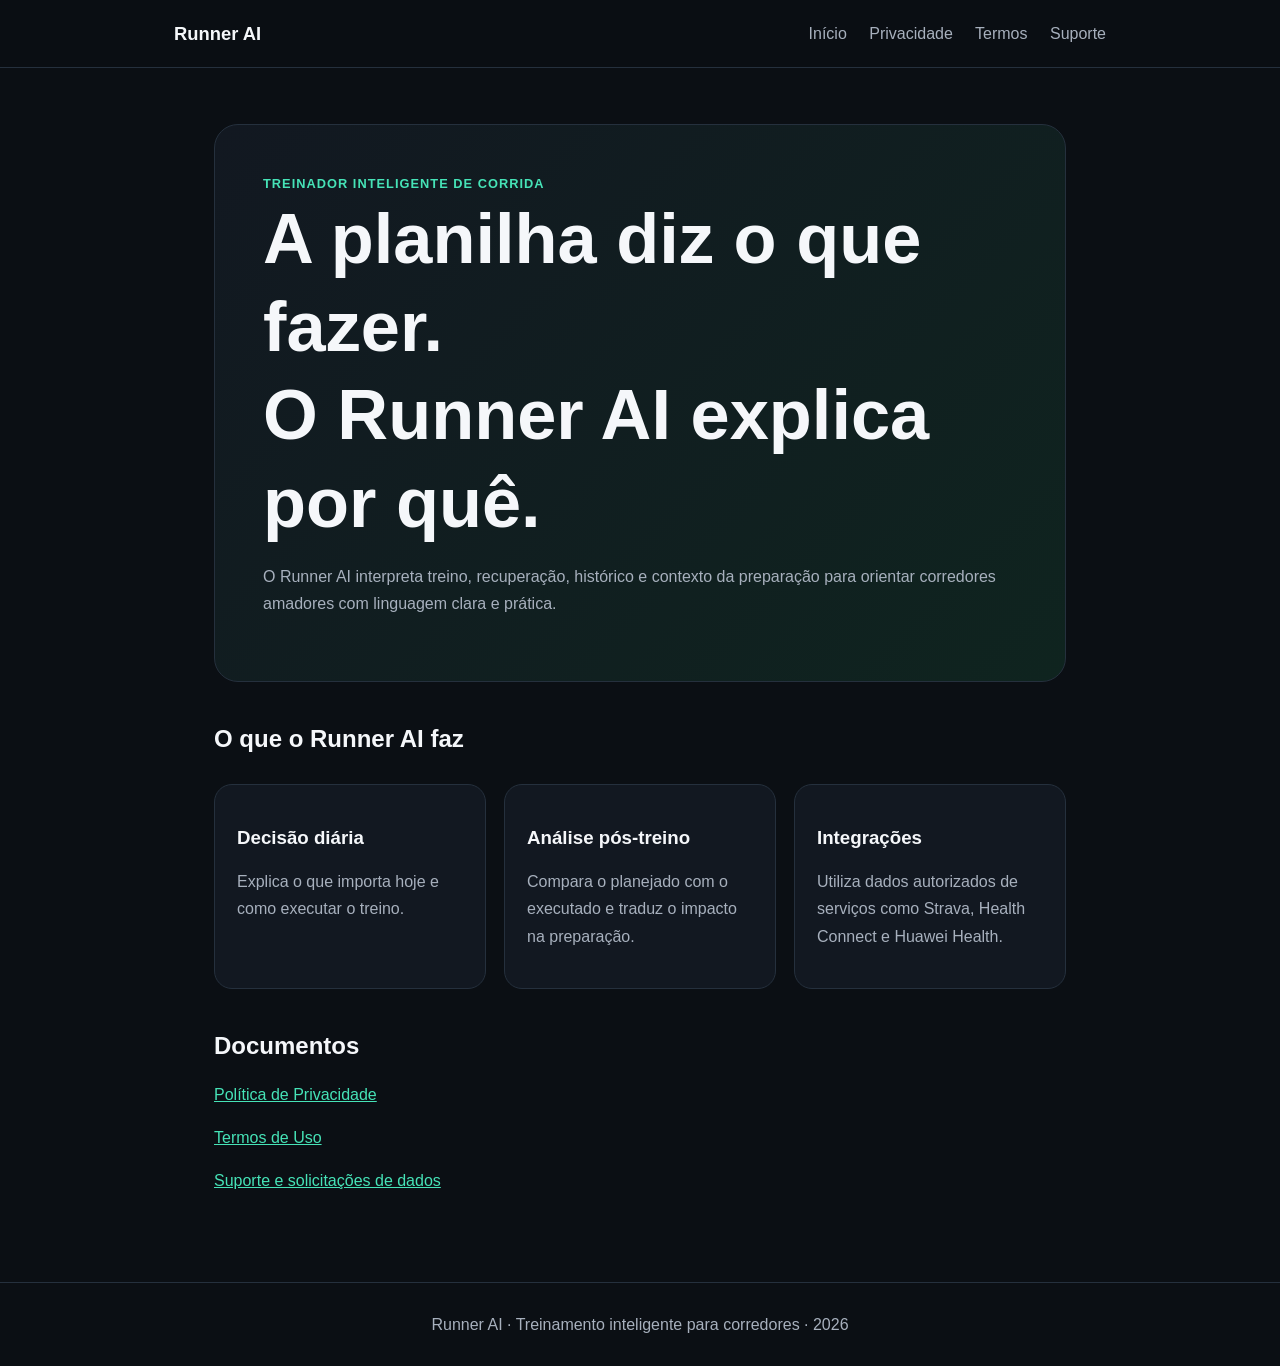
<file: index.html>
<!DOCTYPE html>
<html lang="pt-BR">
<head>
  <meta charset="UTF-8">
  <meta name="viewport" content="width=device-width, initial-scale=1.0">
  <meta name="description" content="Runner AI, treinador inteligente de corrida para atletas amadores.">
  <title>Runner AI</title>
  <link rel="stylesheet" href="style.css">
</head>
<body>
<header>
  <nav>
    <div class="brand">Runner AI</div>
    <div class="links">
      <a href="index.html">Início</a>
      <a href="privacy-policy.html">Privacidade</a>
      <a href="terms.html">Termos</a>
      <a href="support.html">Suporte</a>
    </div>
  </nav>
</header>

<main>
  <section class="hero">
    <div class="badge">Treinador inteligente de corrida</div>
    <h1>A planilha diz o que fazer.<br>O Runner AI explica por quê.</h1>
    <p>O Runner AI interpreta treino, recuperação, histórico e contexto da preparação para orientar corredores amadores com linguagem clara e prática.</p>
  </section>

  <section>
    <h2>O que o Runner AI faz</h2>
    <div class="card-grid">
      <div class="card"><h3>Decisão diária</h3><p>Explica o que importa hoje e como executar o treino.</p></div>
      <div class="card"><h3>Análise pós-treino</h3><p>Compara o planejado com o executado e traduz o impacto na preparação.</p></div>
      <div class="card"><h3>Integrações</h3><p>Utiliza dados autorizados de serviços como Strava, Health Connect e Huawei Health.</p></div>
    </div>
  </section>

  <section>
    <h2>Documentos</h2>
    <p><a href="privacy-policy.html">Política de Privacidade</a></p>
    <p><a href="terms.html">Termos de Uso</a></p>
    <p><a href="support.html">Suporte e solicitações de dados</a></p>
  </section>
</main>
<footer>
  Runner AI · Treinamento inteligente para corredores · 2026
</footer>

</body>
</html>
</file>
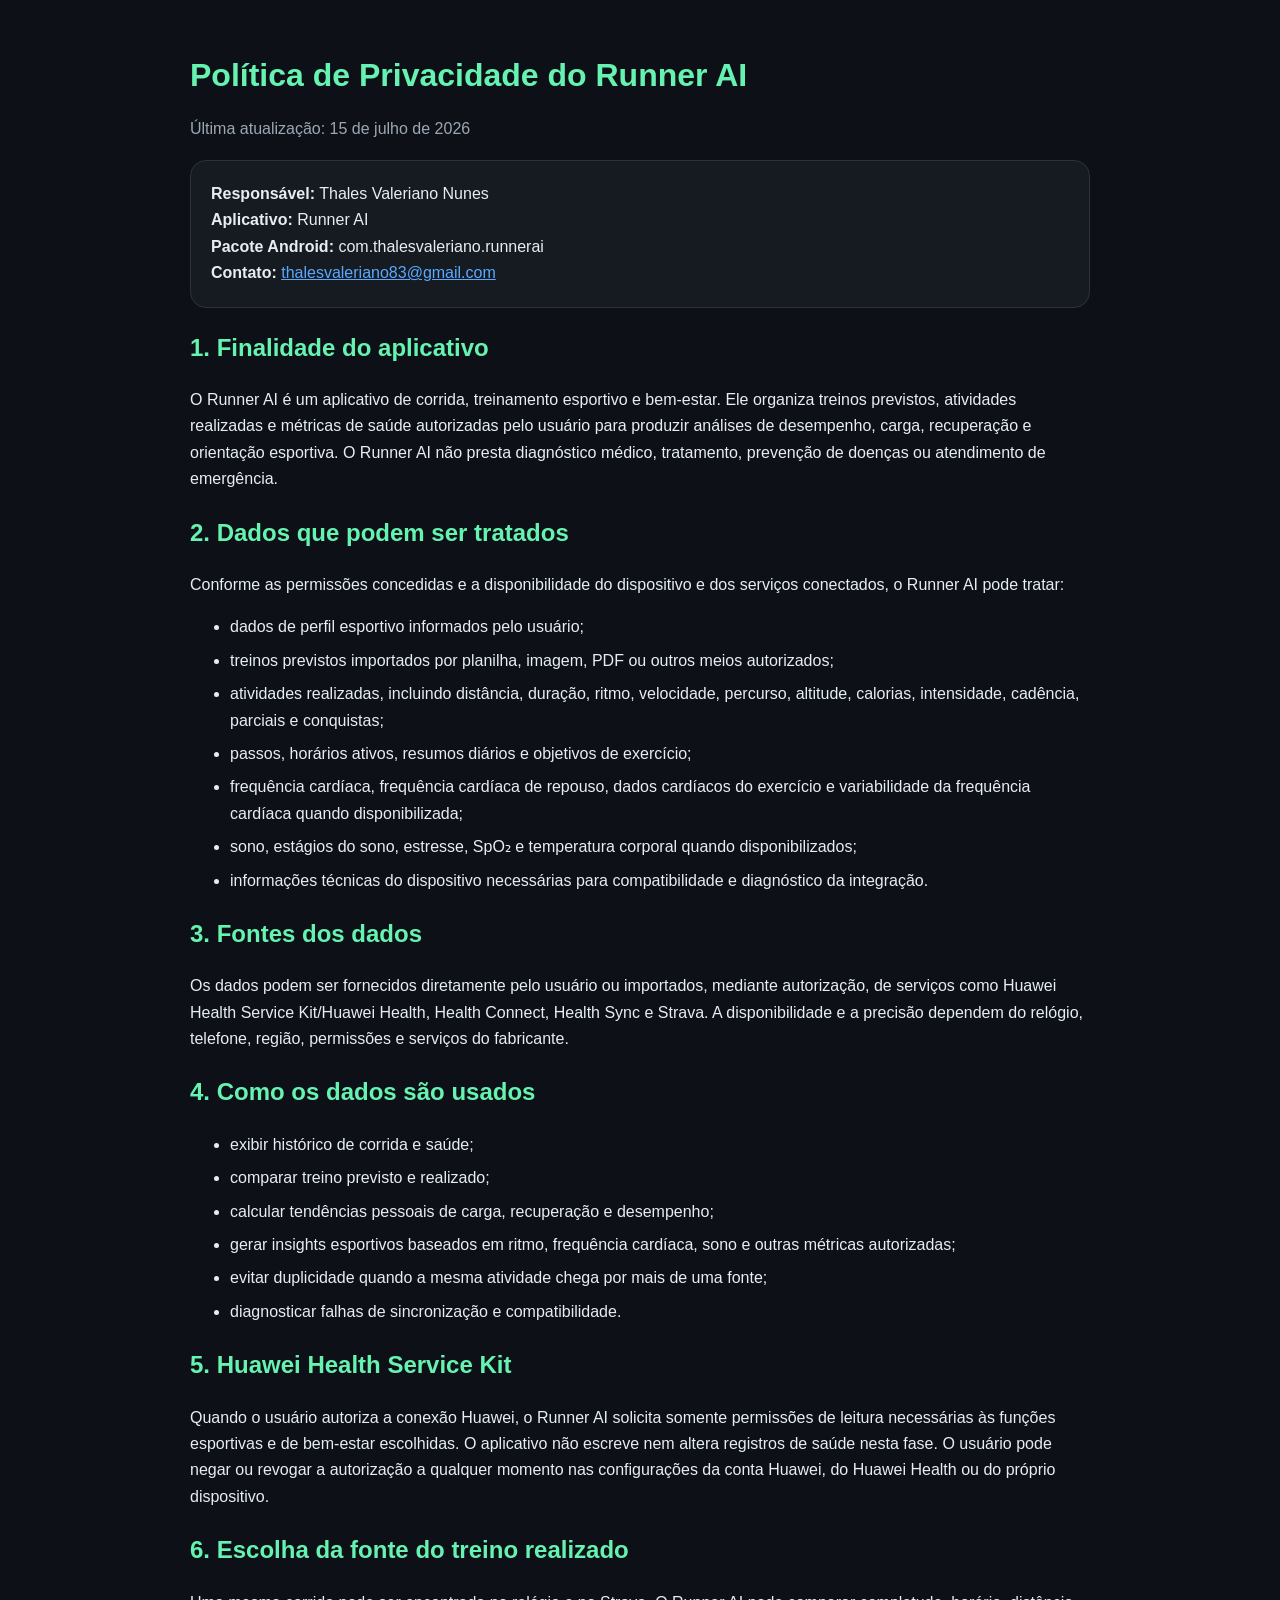
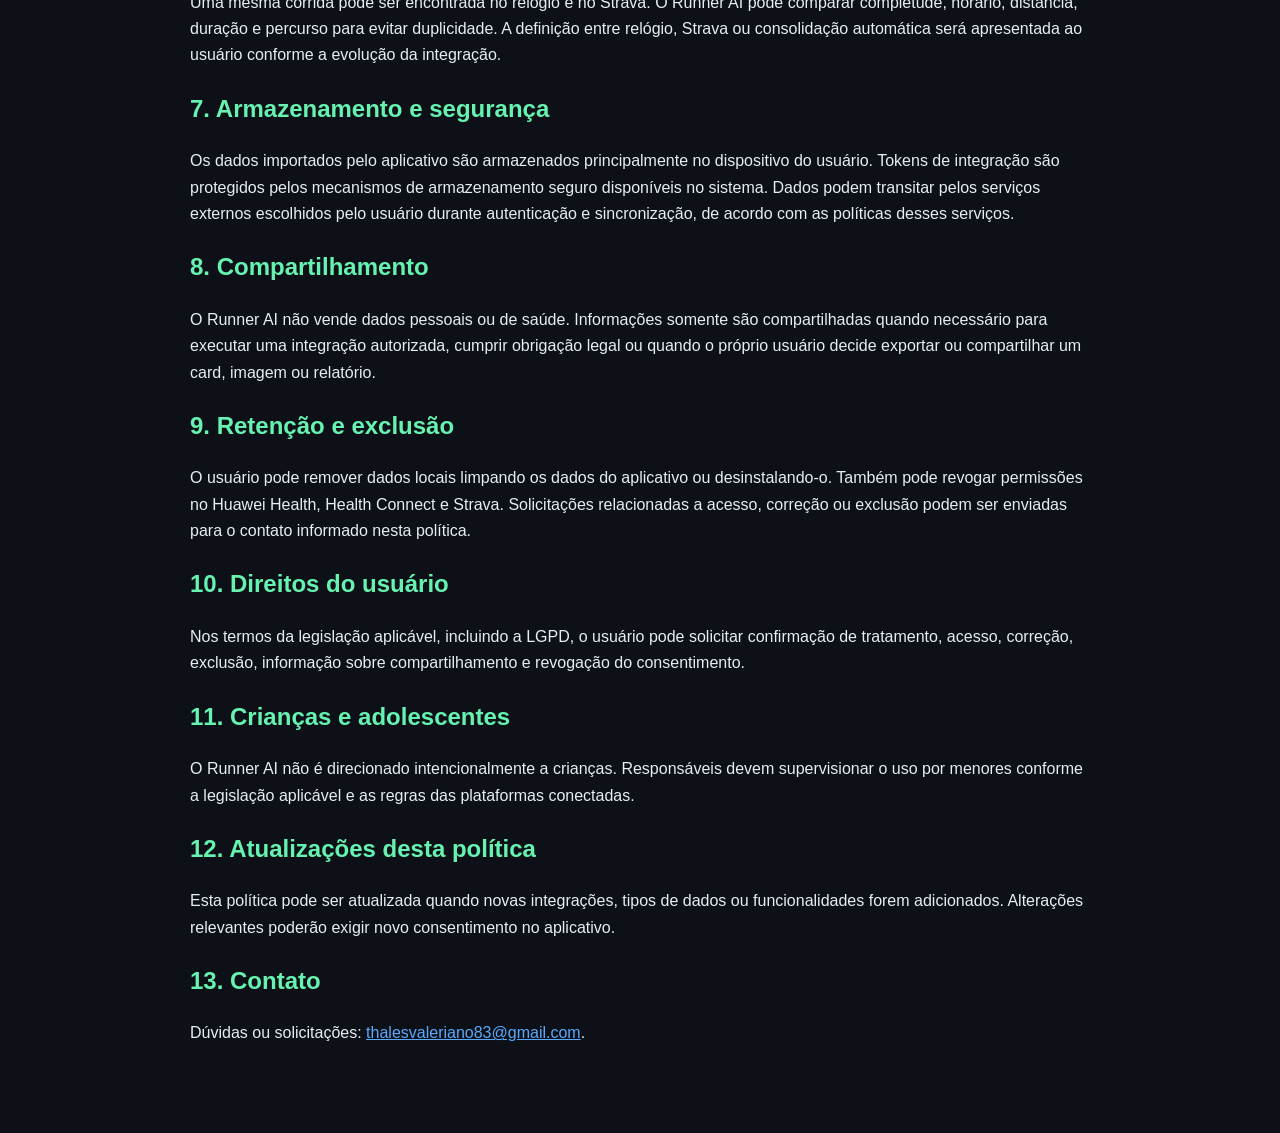
<file: privacy-policy.html>
<!doctype html>
<html lang="pt-BR">
<head>
  <meta charset="utf-8">
  <meta name="viewport" content="width=device-width, initial-scale=1">
  <title>Política de Privacidade — Runner AI</title>
  <style>
    :root { color-scheme: dark; }
    body { margin:0; font-family:Arial,Helvetica,sans-serif; background:#0d1117; color:#e6edf3; line-height:1.65; }
    main { max-width:900px; margin:auto; padding:36px 22px 70px; }
    h1,h2 { color:#66f2b0; }
    h1 { line-height:1.15; }
    .meta { color:#9da7b3; }
    .card { background:#161b22; border:1px solid #2a333d; border-radius:16px; padding:20px; margin:18px 0; }
    a { color:#5aa9ff; }
    li { margin:7px 0; }
  </style>
</head>
<body>
<main>
  <h1>Política de Privacidade do Runner AI</h1>
  <p class="meta">Última atualização: 15 de julho de 2026</p>

  <div class="card">
    <strong>Responsável:</strong> Thales Valeriano Nunes<br>
    <strong>Aplicativo:</strong> Runner AI<br>
    <strong>Pacote Android:</strong> com.thalesvaleriano.runnerai<br>
    <strong>Contato:</strong> <a href="mailto:thalesvaleriano83@gmail.com">thalesvaleriano83@gmail.com</a>
  </div>

  <h2>1. Finalidade do aplicativo</h2>
  <p>O Runner AI é um aplicativo de corrida, treinamento esportivo e bem-estar. Ele organiza treinos previstos, atividades realizadas e métricas de saúde autorizadas pelo usuário para produzir análises de desempenho, carga, recuperação e orientação esportiva. O Runner AI não presta diagnóstico médico, tratamento, prevenção de doenças ou atendimento de emergência.</p>

  <h2>2. Dados que podem ser tratados</h2>
  <p>Conforme as permissões concedidas e a disponibilidade do dispositivo e dos serviços conectados, o Runner AI pode tratar:</p>
  <ul>
    <li>dados de perfil esportivo informados pelo usuário;</li>
    <li>treinos previstos importados por planilha, imagem, PDF ou outros meios autorizados;</li>
    <li>atividades realizadas, incluindo distância, duração, ritmo, velocidade, percurso, altitude, calorias, intensidade, cadência, parciais e conquistas;</li>
    <li>passos, horários ativos, resumos diários e objetivos de exercício;</li>
    <li>frequência cardíaca, frequência cardíaca de repouso, dados cardíacos do exercício e variabilidade da frequência cardíaca quando disponibilizada;</li>
    <li>sono, estágios do sono, estresse, SpO₂ e temperatura corporal quando disponibilizados;</li>
    <li>informações técnicas do dispositivo necessárias para compatibilidade e diagnóstico da integração.</li>
  </ul>

  <h2>3. Fontes dos dados</h2>
  <p>Os dados podem ser fornecidos diretamente pelo usuário ou importados, mediante autorização, de serviços como Huawei Health Service Kit/Huawei Health, Health Connect, Health Sync e Strava. A disponibilidade e a precisão dependem do relógio, telefone, região, permissões e serviços do fabricante.</p>

  <h2>4. Como os dados são usados</h2>
  <ul>
    <li>exibir histórico de corrida e saúde;</li>
    <li>comparar treino previsto e realizado;</li>
    <li>calcular tendências pessoais de carga, recuperação e desempenho;</li>
    <li>gerar insights esportivos baseados em ritmo, frequência cardíaca, sono e outras métricas autorizadas;</li>
    <li>evitar duplicidade quando a mesma atividade chega por mais de uma fonte;</li>
    <li>diagnosticar falhas de sincronização e compatibilidade.</li>
  </ul>

  <h2>5. Huawei Health Service Kit</h2>
  <p>Quando o usuário autoriza a conexão Huawei, o Runner AI solicita somente permissões de leitura necessárias às funções esportivas e de bem-estar escolhidas. O aplicativo não escreve nem altera registros de saúde nesta fase. O usuário pode negar ou revogar a autorização a qualquer momento nas configurações da conta Huawei, do Huawei Health ou do próprio dispositivo.</p>

  <h2>6. Escolha da fonte do treino realizado</h2>
  <p>Uma mesma corrida pode ser encontrada no relógio e no Strava. O Runner AI pode comparar completude, horário, distância, duração e percurso para evitar duplicidade. A definição entre relógio, Strava ou consolidação automática será apresentada ao usuário conforme a evolução da integração.</p>

  <h2>7. Armazenamento e segurança</h2>
  <p>Os dados importados pelo aplicativo são armazenados principalmente no dispositivo do usuário. Tokens de integração são protegidos pelos mecanismos de armazenamento seguro disponíveis no sistema. Dados podem transitar pelos serviços externos escolhidos pelo usuário durante autenticação e sincronização, de acordo com as políticas desses serviços.</p>

  <h2>8. Compartilhamento</h2>
  <p>O Runner AI não vende dados pessoais ou de saúde. Informações somente são compartilhadas quando necessário para executar uma integração autorizada, cumprir obrigação legal ou quando o próprio usuário decide exportar ou compartilhar um card, imagem ou relatório.</p>

  <h2>9. Retenção e exclusão</h2>
  <p>O usuário pode remover dados locais limpando os dados do aplicativo ou desinstalando-o. Também pode revogar permissões no Huawei Health, Health Connect e Strava. Solicitações relacionadas a acesso, correção ou exclusão podem ser enviadas para o contato informado nesta política.</p>

  <h2>10. Direitos do usuário</h2>
  <p>Nos termos da legislação aplicável, incluindo a LGPD, o usuário pode solicitar confirmação de tratamento, acesso, correção, exclusão, informação sobre compartilhamento e revogação do consentimento.</p>

  <h2>11. Crianças e adolescentes</h2>
  <p>O Runner AI não é direcionado intencionalmente a crianças. Responsáveis devem supervisionar o uso por menores conforme a legislação aplicável e as regras das plataformas conectadas.</p>

  <h2>12. Atualizações desta política</h2>
  <p>Esta política pode ser atualizada quando novas integrações, tipos de dados ou funcionalidades forem adicionados. Alterações relevantes poderão exigir novo consentimento no aplicativo.</p>

  <h2>13. Contato</h2>
  <p>Dúvidas ou solicitações: <a href="mailto:thalesvaleriano83@gmail.com">thalesvaleriano83@gmail.com</a>.</p>
</main>
</body>
</html>
</file>
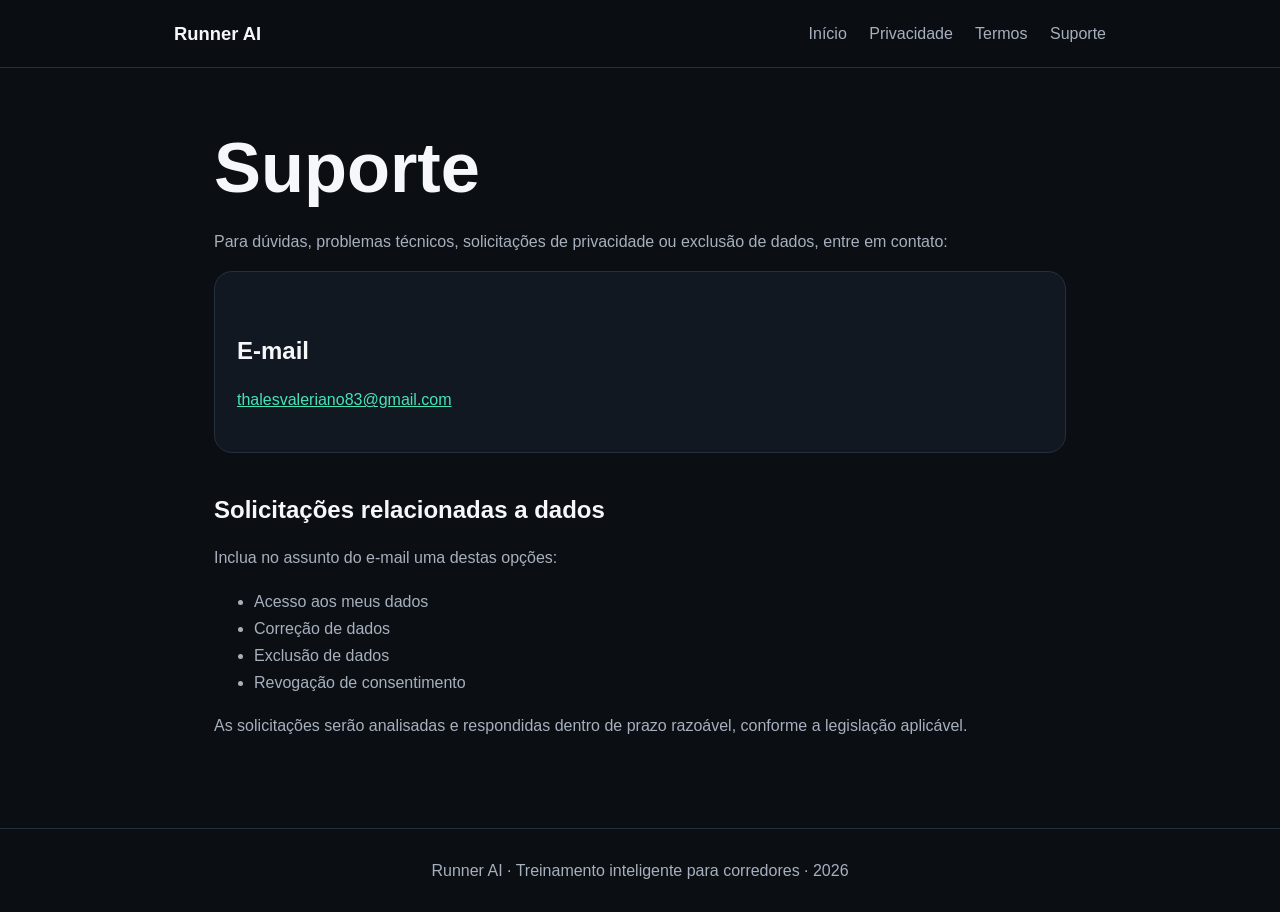
<file: support.html>
<!DOCTYPE html>
<html lang="pt-BR">
<head>
  <meta charset="UTF-8">
  <meta name="viewport" content="width=device-width, initial-scale=1.0">
  <title>Suporte · Runner AI</title>
  <link rel="stylesheet" href="style.css">
</head>
<body>
<header>
  <nav>
    <div class="brand">Runner AI</div>
    <div class="links">
      <a href="index.html">Início</a>
      <a href="privacy-policy.html">Privacidade</a>
      <a href="terms.html">Termos</a>
      <a href="support.html">Suporte</a>
    </div>
  </nav>
</header>

<main>
  <h1>Suporte</h1>
  <p>Para dúvidas, problemas técnicos, solicitações de privacidade ou exclusão de dados, entre em contato:</p>

  <div class="card">
    <h2>E-mail</h2>
    <p><a href="mailto:thalesvaleriano83@gmail.com">thalesvaleriano83@gmail.com</a></p>
  </div>

  <h2>Solicitações relacionadas a dados</h2>
  <p>Inclua no assunto do e-mail uma destas opções:</p>
  <ul>
    <li>Acesso aos meus dados</li>
    <li>Correção de dados</li>
    <li>Exclusão de dados</li>
    <li>Revogação de consentimento</li>
  </ul>

  <p>As solicitações serão analisadas e respondidas dentro de prazo razoável, conforme a legislação aplicável.</p>
</main>
<footer>
  Runner AI · Treinamento inteligente para corredores · 2026
</footer>

</body>
</html>
</file>
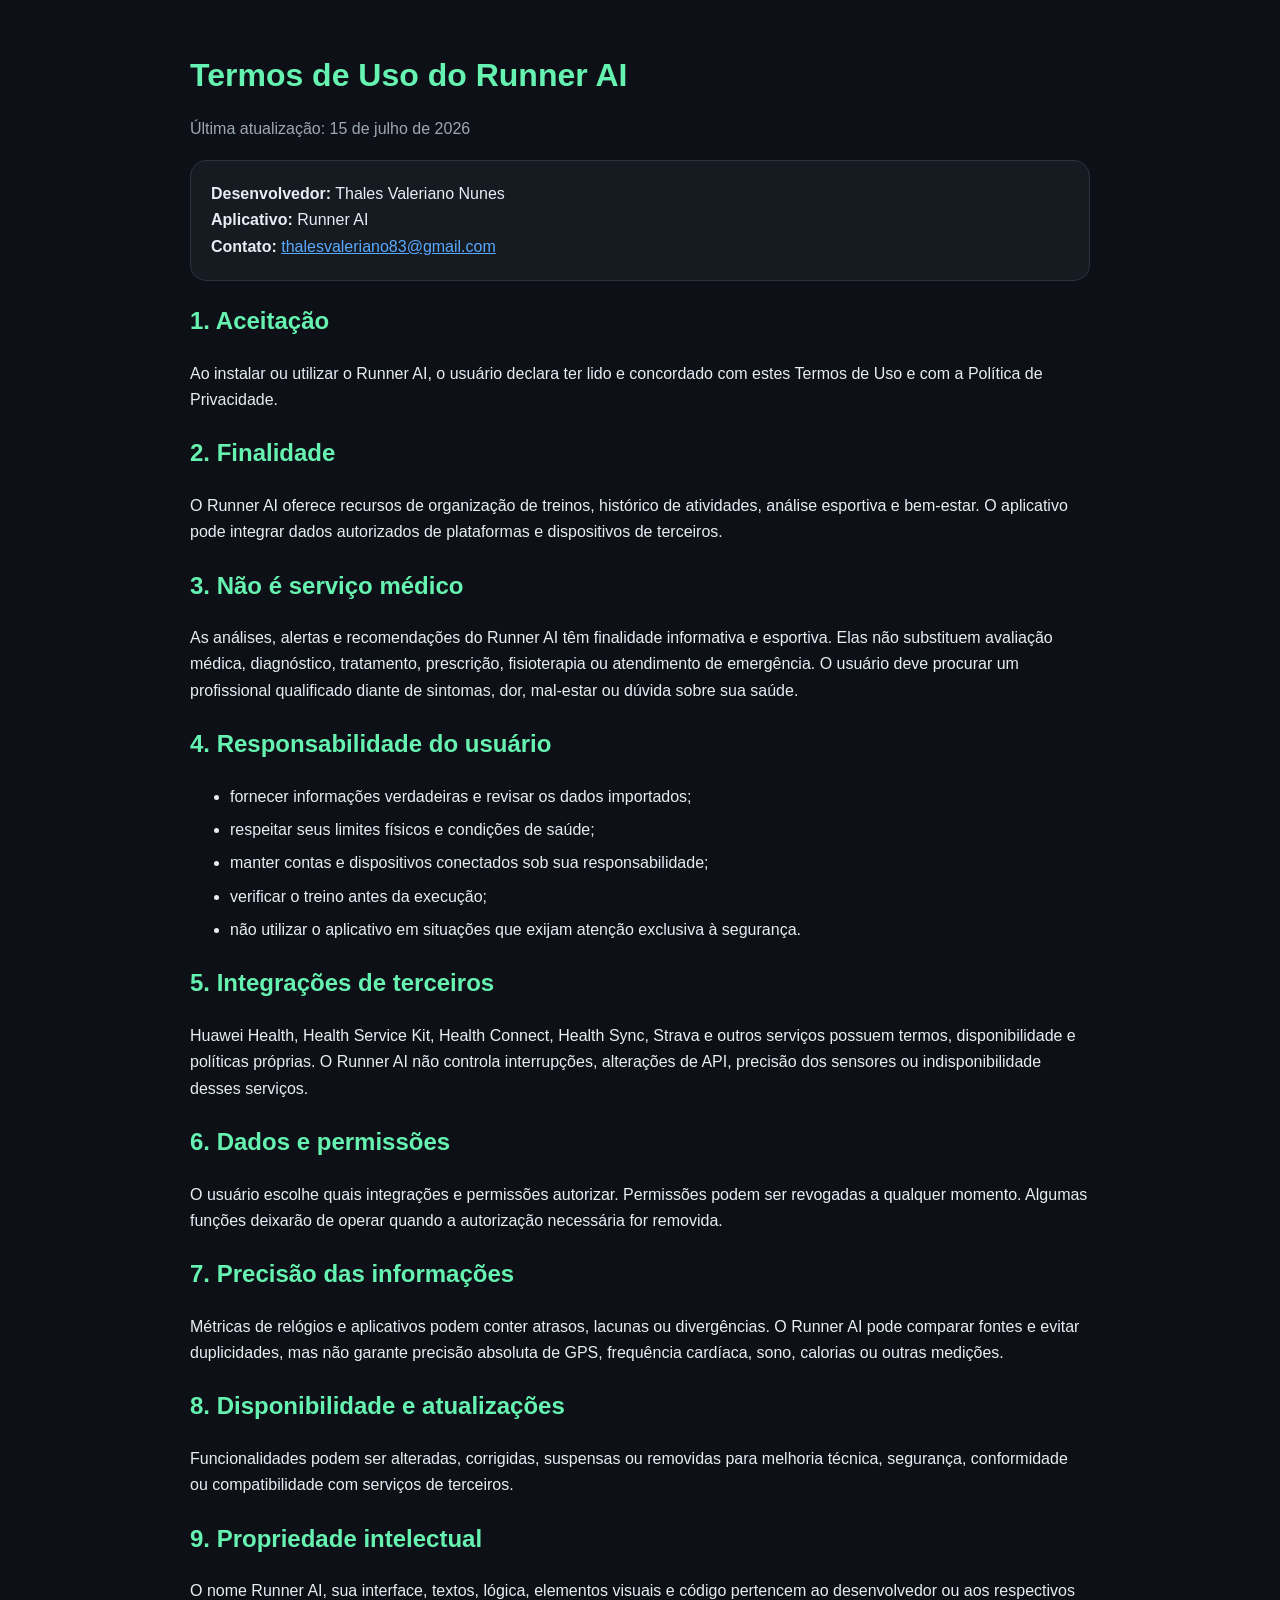
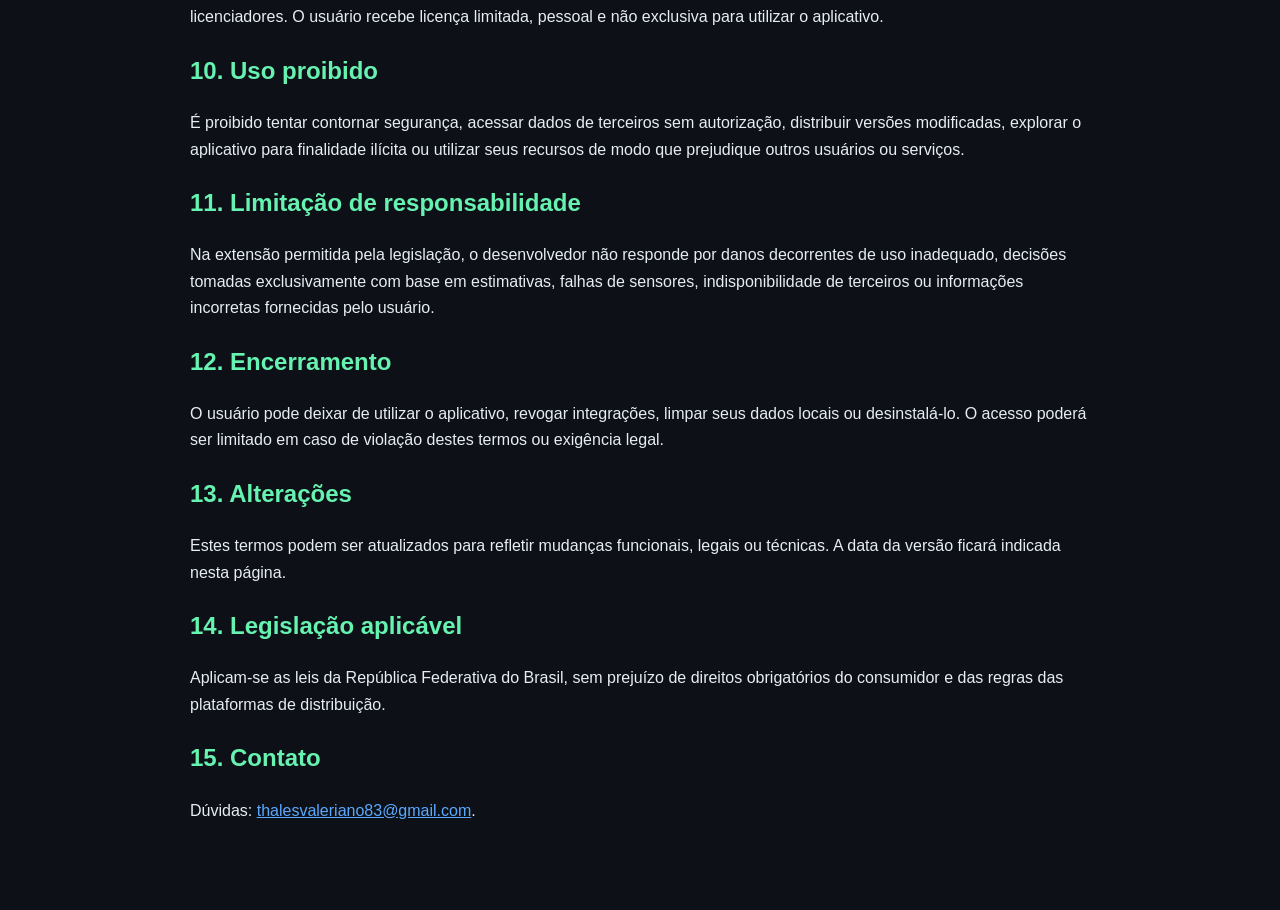
<file: terms-of-use.html>
<!doctype html>
<html lang="pt-BR">
<head>
  <meta charset="utf-8">
  <meta name="viewport" content="width=device-width, initial-scale=1">
  <title>Termos de Uso — Runner AI</title>
  <style>
    :root { color-scheme: dark; }
    body { margin:0; font-family:Arial,Helvetica,sans-serif; background:#0d1117; color:#e6edf3; line-height:1.65; }
    main { max-width:900px; margin:auto; padding:36px 22px 70px; }
    h1,h2 { color:#66f2b0; }
    h1 { line-height:1.15; }
    .meta { color:#9da7b3; }
    .card { background:#161b22; border:1px solid #2a333d; border-radius:16px; padding:20px; margin:18px 0; }
    a { color:#5aa9ff; }
    li { margin:7px 0; }
  </style>
</head>
<body>
<main>
  <h1>Termos de Uso do Runner AI</h1>
  <p class="meta">Última atualização: 15 de julho de 2026</p>

  <div class="card">
    <strong>Desenvolvedor:</strong> Thales Valeriano Nunes<br>
    <strong>Aplicativo:</strong> Runner AI<br>
    <strong>Contato:</strong> <a href="mailto:thalesvaleriano83@gmail.com">thalesvaleriano83@gmail.com</a>
  </div>

  <h2>1. Aceitação</h2>
  <p>Ao instalar ou utilizar o Runner AI, o usuário declara ter lido e concordado com estes Termos de Uso e com a Política de Privacidade.</p>

  <h2>2. Finalidade</h2>
  <p>O Runner AI oferece recursos de organização de treinos, histórico de atividades, análise esportiva e bem-estar. O aplicativo pode integrar dados autorizados de plataformas e dispositivos de terceiros.</p>

  <h2>3. Não é serviço médico</h2>
  <p>As análises, alertas e recomendações do Runner AI têm finalidade informativa e esportiva. Elas não substituem avaliação médica, diagnóstico, tratamento, prescrição, fisioterapia ou atendimento de emergência. O usuário deve procurar um profissional qualificado diante de sintomas, dor, mal-estar ou dúvida sobre sua saúde.</p>

  <h2>4. Responsabilidade do usuário</h2>
  <ul>
    <li>fornecer informações verdadeiras e revisar os dados importados;</li>
    <li>respeitar seus limites físicos e condições de saúde;</li>
    <li>manter contas e dispositivos conectados sob sua responsabilidade;</li>
    <li>verificar o treino antes da execução;</li>
    <li>não utilizar o aplicativo em situações que exijam atenção exclusiva à segurança.</li>
  </ul>

  <h2>5. Integrações de terceiros</h2>
  <p>Huawei Health, Health Service Kit, Health Connect, Health Sync, Strava e outros serviços possuem termos, disponibilidade e políticas próprias. O Runner AI não controla interrupções, alterações de API, precisão dos sensores ou indisponibilidade desses serviços.</p>

  <h2>6. Dados e permissões</h2>
  <p>O usuário escolhe quais integrações e permissões autorizar. Permissões podem ser revogadas a qualquer momento. Algumas funções deixarão de operar quando a autorização necessária for removida.</p>

  <h2>7. Precisão das informações</h2>
  <p>Métricas de relógios e aplicativos podem conter atrasos, lacunas ou divergências. O Runner AI pode comparar fontes e evitar duplicidades, mas não garante precisão absoluta de GPS, frequência cardíaca, sono, calorias ou outras medições.</p>

  <h2>8. Disponibilidade e atualizações</h2>
  <p>Funcionalidades podem ser alteradas, corrigidas, suspensas ou removidas para melhoria técnica, segurança, conformidade ou compatibilidade com serviços de terceiros.</p>

  <h2>9. Propriedade intelectual</h2>
  <p>O nome Runner AI, sua interface, textos, lógica, elementos visuais e código pertencem ao desenvolvedor ou aos respectivos licenciadores. O usuário recebe licença limitada, pessoal e não exclusiva para utilizar o aplicativo.</p>

  <h2>10. Uso proibido</h2>
  <p>É proibido tentar contornar segurança, acessar dados de terceiros sem autorização, distribuir versões modificadas, explorar o aplicativo para finalidade ilícita ou utilizar seus recursos de modo que prejudique outros usuários ou serviços.</p>

  <h2>11. Limitação de responsabilidade</h2>
  <p>Na extensão permitida pela legislação, o desenvolvedor não responde por danos decorrentes de uso inadequado, decisões tomadas exclusivamente com base em estimativas, falhas de sensores, indisponibilidade de terceiros ou informações incorretas fornecidas pelo usuário.</p>

  <h2>12. Encerramento</h2>
  <p>O usuário pode deixar de utilizar o aplicativo, revogar integrações, limpar seus dados locais ou desinstalá-lo. O acesso poderá ser limitado em caso de violação destes termos ou exigência legal.</p>

  <h2>13. Alterações</h2>
  <p>Estes termos podem ser atualizados para refletir mudanças funcionais, legais ou técnicas. A data da versão ficará indicada nesta página.</p>

  <h2>14. Legislação aplicável</h2>
  <p>Aplicam-se as leis da República Federativa do Brasil, sem prejuízo de direitos obrigatórios do consumidor e das regras das plataformas de distribuição.</p>

  <h2>15. Contato</h2>
  <p>Dúvidas: <a href="mailto:thalesvaleriano83@gmail.com">thalesvaleriano83@gmail.com</a>.</p>
</main>
</body>
</html>
</file>
<file: style.css>
:root {
  --bg: #0b0f14;
  --panel: #121821;
  --text: #f5f7fa;
  --muted: #a7b0bd;
  --accent: #46e3b7;
  --border: #25303d;
}
* { box-sizing: border-box; }
body {
  margin: 0;
  font-family: Inter, Arial, Helvetica, sans-serif;
  background: var(--bg);
  color: var(--text);
  line-height: 1.7;
}
header {
  border-bottom: 1px solid var(--border);
  background: rgba(11,15,20,.96);
  position: sticky;
  top: 0;
}
nav {
  max-width: 980px;
  margin: 0 auto;
  padding: 18px 24px;
  display: flex;
  align-items: center;
  justify-content: space-between;
  gap: 20px;
}
.brand { font-weight: 800; font-size: 1.15rem; }
.links a {
  color: var(--muted);
  text-decoration: none;
  margin-left: 18px;
}
.links a:hover { color: var(--accent); }
main {
  max-width: 900px;
  margin: 0 auto;
  padding: 56px 24px 72px;
}
.hero {
  background: linear-gradient(135deg, #121821, #0f241f);
  border: 1px solid var(--border);
  border-radius: 24px;
  padding: 48px;
}
h1, h2, h3 { line-height: 1.25; }
h1 { font-size: clamp(2.2rem, 6vw, 4.4rem); margin: 0 0 14px; }
h2 { margin-top: 42px; }
p, li { color: var(--muted); }
.badge {
  color: var(--accent);
  font-weight: 700;
  letter-spacing: .08em;
  text-transform: uppercase;
  font-size: .8rem;
}
.card-grid {
  display: grid;
  grid-template-columns: repeat(auto-fit, minmax(220px, 1fr));
  gap: 18px;
  margin-top: 30px;
}
.card {
  background: var(--panel);
  border: 1px solid var(--border);
  border-radius: 18px;
  padding: 22px;
}
a { color: var(--accent); }
footer {
  border-top: 1px solid var(--border);
  color: var(--muted);
  text-align: center;
  padding: 28px 20px;
}
.notice {
  border-left: 4px solid var(--accent);
  background: var(--panel);
  padding: 16px 18px;
  border-radius: 10px;
}
@media (max-width: 680px) {
  nav { align-items: flex-start; flex-direction: column; }
  .links a { margin: 0 14px 0 0; }
  .hero { padding: 30px 24px; }
}
</file>
